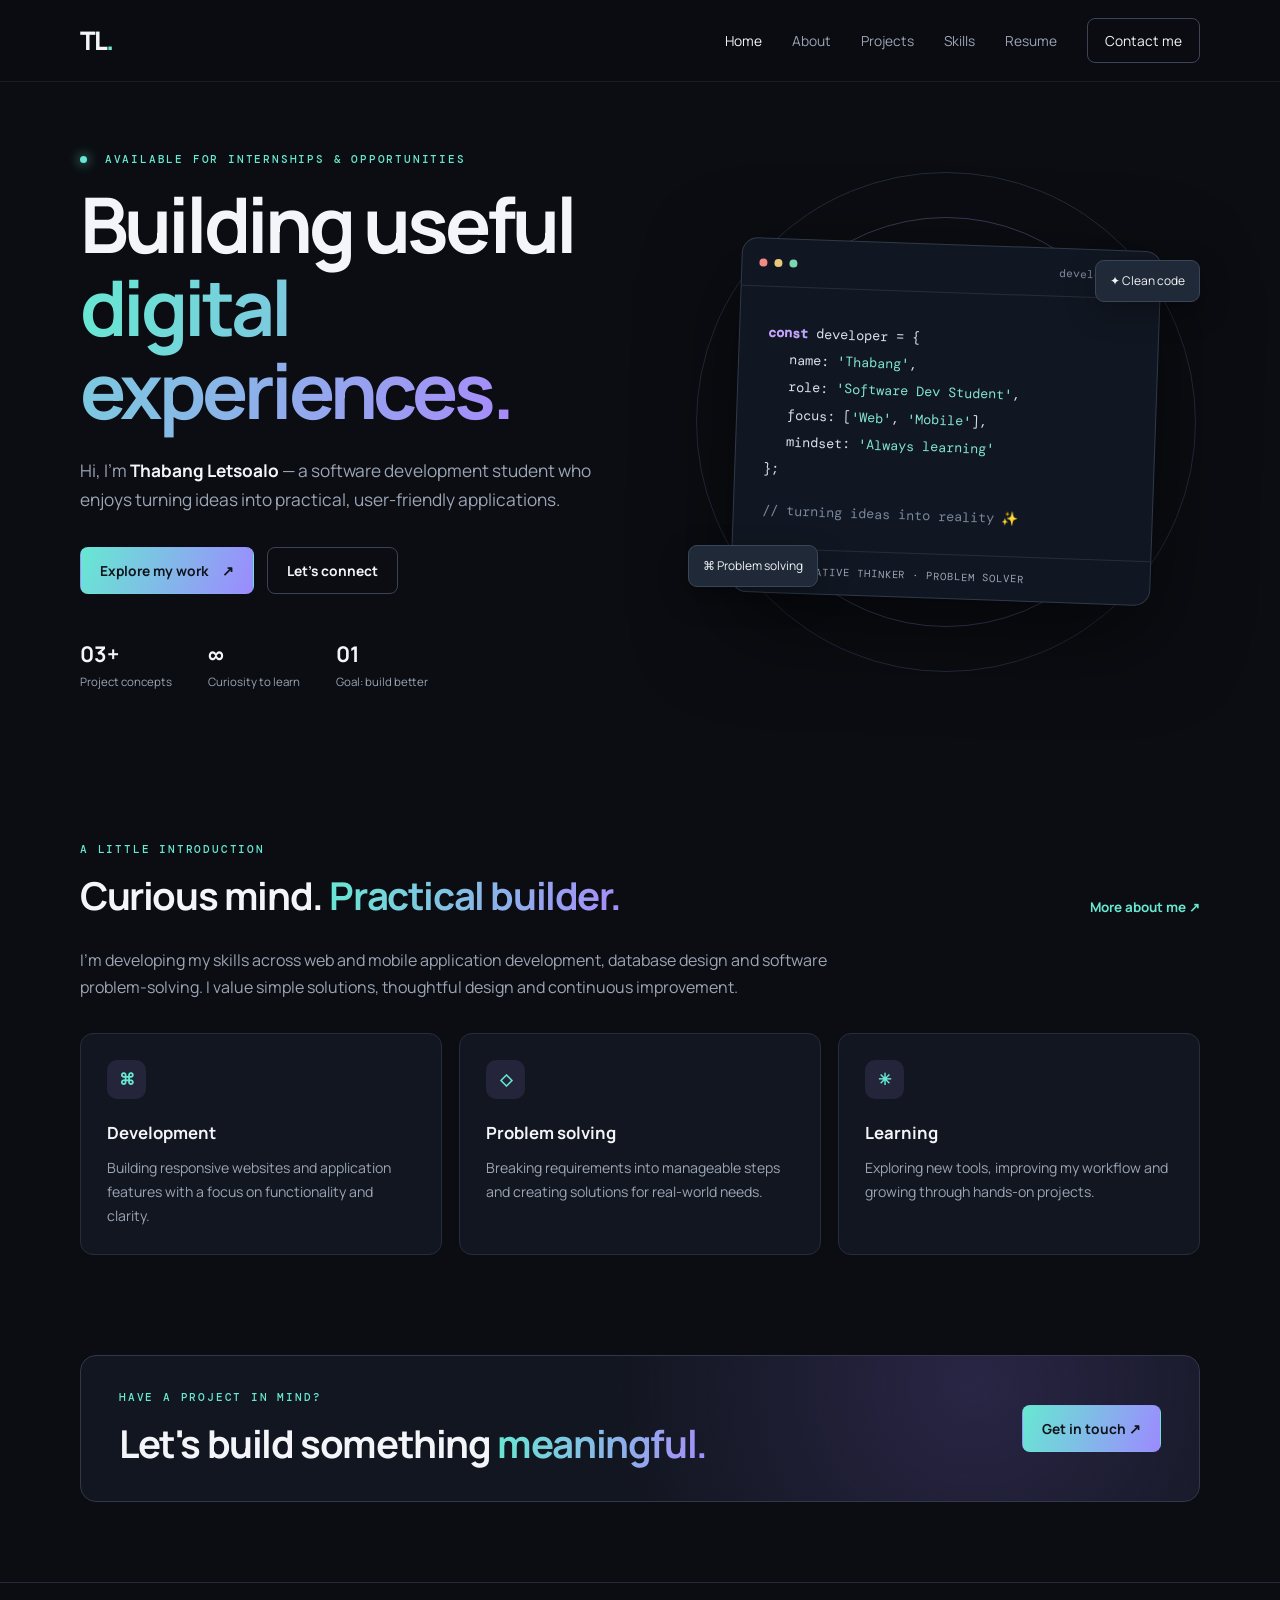
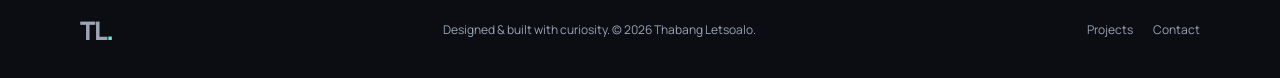
<file: thabang_portfolio/index.html>
<!DOCTYPE html>
<html lang="en">
  <head>
    <meta charset="UTF-8">
    <meta name="viewport" content="width=device-width, initial-scale=1.0">
    <meta name="description" content="Portfolio of Thabang Letsoalo, software development student and aspiring developer.">
    <title>
      Thabang Letsoalo | Software Developer
    </title>
    <link rel="stylesheet" href="assets/style.css">
    <script src="assets/script.js" defer></script>
  </head>
  <body>
    <header class="site-header">
      <a class="brand" href="index.html">TL<span>.</span></a>
      <button class="menu-toggle" aria-label="Toggle navigation" aria-expanded="false">
        ☰
      </button>
      <nav class="nav">
        <a class="active" href="index.html">Home</a><a href="about.html">About</a><a href="projects.html">Projects</a><a href="skills.html">Skills</a><a href="resume.html">Resume</a><a class="nav-cta" href="contact.html">Contact me</a>
      </nav>
    </header>
    <main>
      <section class="hero container">
        <div class="hero-copy">
          <p class="eyebrow">
            <span class="status-dot"></span> AVAILABLE FOR INTERNSHIPS & OPPORTUNITIES
          </p>
          <h1>
            Building useful
            <br>
            <span class="gradient-text">digital experiences.</span>
          </h1>
          <p class="lead">
            Hi, I'm <strong>Thabang Letsoalo</strong> — a software development student who enjoys turning ideas into practical, user-friendly applications.
          </p>
          <div class="hero-actions">
            <a class="button primary" href="projects.html">Explore my work <span>↗</span></a><a class="button secondary" href="contact.html">Let's connect</a>
          </div>
          <div class="quick-stats">
            <div>
              <strong>03+</strong><span>Project concepts</span>
            </div>
            <div>
              <strong>∞</strong><span>Curiosity to learn</span>
            </div>
            <div>
              <strong>01</strong><span>Goal: build better</span>
            </div>
          </div>
        </div>
        <div class="hero-art">
          <div class="orbit orbit-one">
          </div>
          <div class="orbit orbit-two">
          </div>
          <div class="profile-card">
            <div class="window-dots">
              <i></i><i></i><i></i><span>developer.js</span>
            </div>
            <div class="code-lines">
              <p>
                <b>const</b> developer = {
              </p>
              <p class="indent">
                name: <em>'Thabang'</em>,
              </p>
              <p class="indent">
                role: <em>'Software Dev Student'</em>,
              </p>
              <p class="indent">
                focus: [<em>'Web'</em>, <em>'Mobile'</em>],
              </p>
              <p class="indent">
                mindset: <em>'Always learning'</em>
              </p>
              <p>
                };
              </p>
              <p class="code-comment">
                // turning ideas into reality ✨
              </p>
            </div>
            <div class="code-badge">
              &lt;/&gt; <span>CREATIVE THINKER · PROBLEM SOLVER</span>
            </div>
          </div>
          <div class="floating-chip chip-top">
            ✦ Clean code
          </div>
          <div class="floating-chip chip-bottom">
            ⌘ Problem solving
          </div>
        </div>
      </section>
      <section class="section container">
        <div class="section-heading">
          <div>
            <p class="eyebrow">
              A LITTLE INTRODUCTION
            </p>
            <h2>
              Curious mind. <span class="gradient-text">Practical builder.</span>
            </h2>
          </div>
          <a class="text-link" href="about.html">More about me ↗</a>
        </div>
        <p class="section-intro">
          I’m developing my skills across web and mobile application development, database design and software problem-solving. I value simple solutions, thoughtful design and continuous improvement.
        </p>
        <div class="feature-grid">
          <article class="feature-card">
            <span class="feature-icon">⌘</span>
            <h3>
              Development
            </h3>
            <p>
              Building responsive websites and application features with a focus on functionality and clarity.
            </p>
          </article>
          <article class="feature-card">
            <span class="feature-icon">◇</span>
            <h3>
              Problem solving
            </h3>
            <p>
              Breaking requirements into manageable steps and creating solutions for real-world needs.
            </p>
          </article>
          <article class="feature-card">
            <span class="feature-icon">✳</span>
            <h3>
              Learning
            </h3>
            <p>
              Exploring new tools, improving my workflow and growing through hands-on projects.
            </p>
          </article>
        </div>
      </section>
      <section class="cta-band container">
        <div>
          <p class="eyebrow">
            HAVE A PROJECT IN MIND?
          </p>
          <h2>
            Let's build something <span class="gradient-text">meaningful.</span>
          </h2>
        </div>
        <a class="button primary" href="contact.html">Get in touch ↗</a>
      </section>
    </main>
    <footer class="footer">
      <div class="container footer-inner">
        <a class="brand" href="index.html">TL<span>.</span></a>
        <p>
          Designed & built with curiosity. © <span class="year"></span> Thabang Letsoalo.
        </p>
        <div>
          <a href="projects.html">Projects</a><a href="contact.html">Contact</a>
        </div>
      </div>
    </footer>
  </body>
</html>
</file>
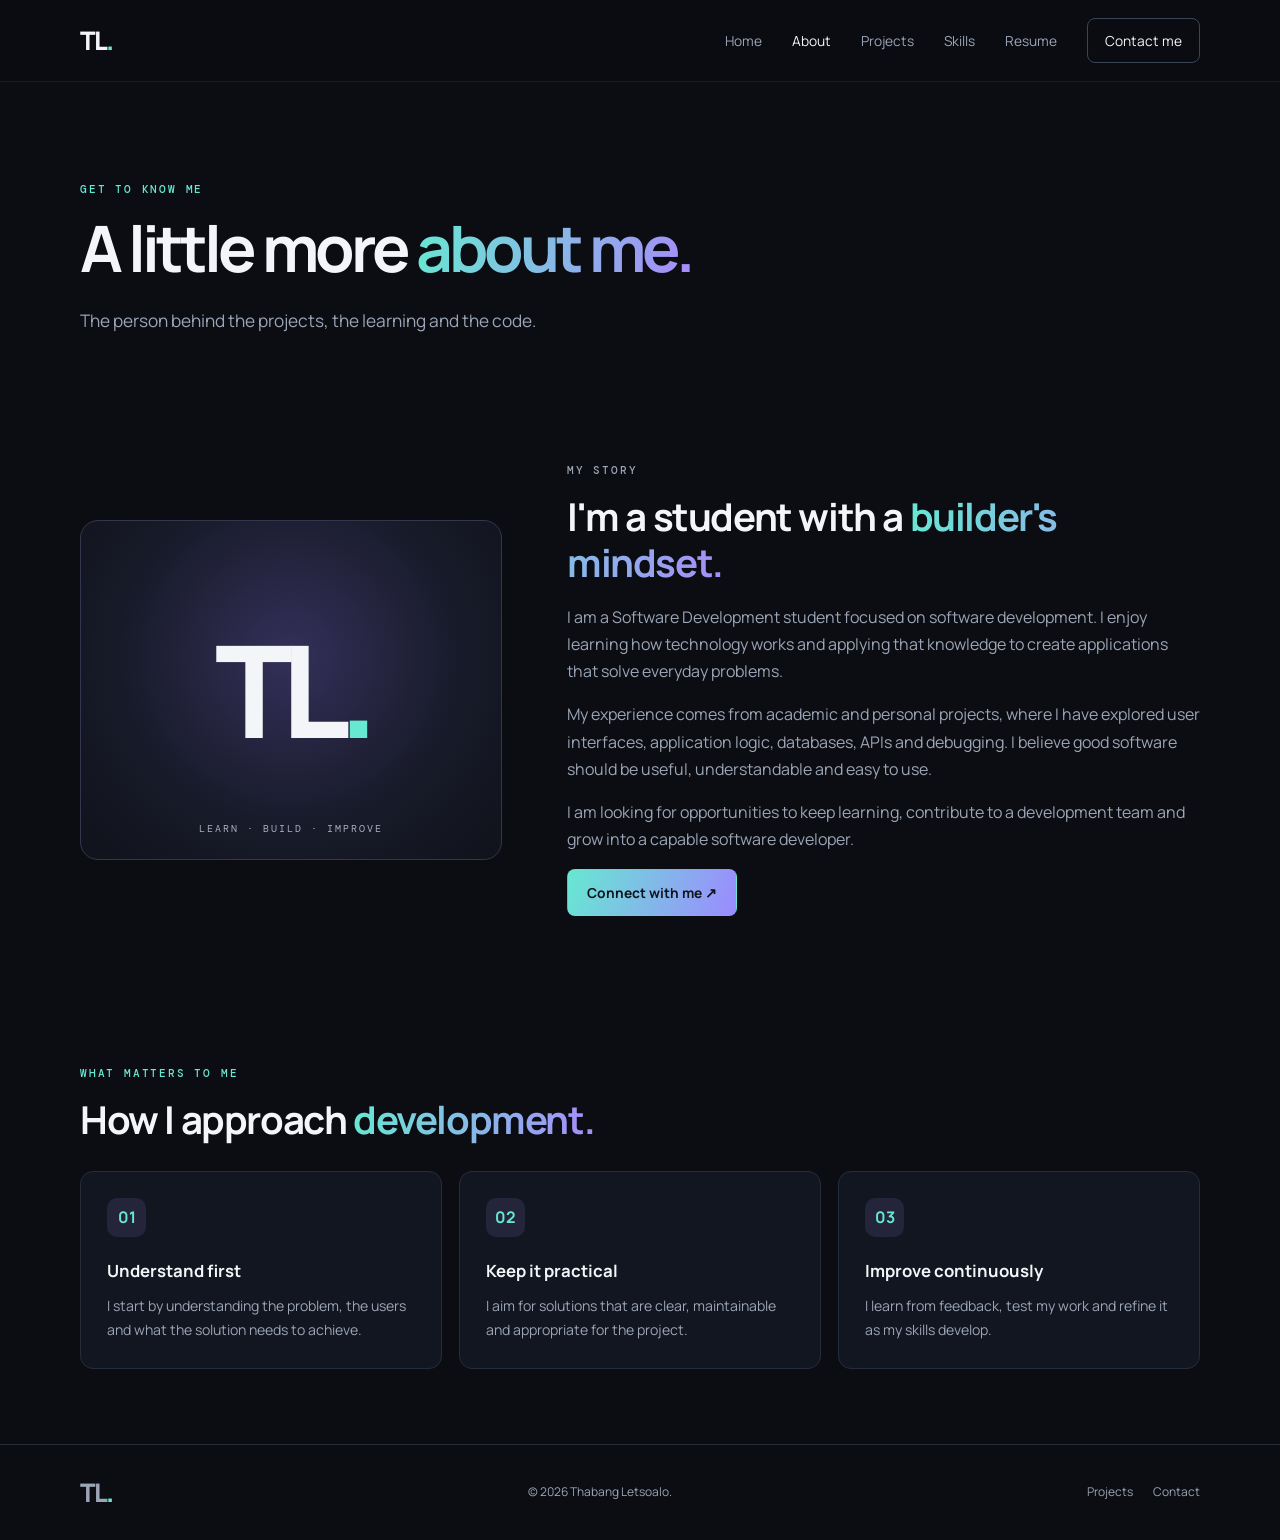
<file: thabang_portfolio/about.html>
<!DOCTYPE html>
<html lang="en">
  <head>
    <meta charset="UTF-8">
    <meta name="viewport" content="width=device-width, initial-scale=1.0">
    <title>
      About | Thabang Letsoalo
    </title>
    <link rel="stylesheet" href="assets/style.css">
    <script src="assets/script.js" defer></script>
  </head>
  <body>
    <header class="site-header">
      <a class="brand" href="index.html">TL<span>.</span></a>
      <button class="menu-toggle" aria-label="Toggle navigation" aria-expanded="false">
        ☰
      </button>
      <nav class="nav">
        <a href="index.html">Home</a><a class="active" href="about.html">About</a><a href="projects.html">Projects</a><a href="skills.html">Skills</a><a href="resume.html">Resume</a><a class="nav-cta" href="contact.html">Contact me</a>
      </nav>
    </header>
    <main>
      <section class="page-hero container">
        <p class="eyebrow">
          GET TO KNOW ME
        </p>
        <h1>
          A little more <span class="gradient-text">about me.</span>
        </h1>
        <p class="lead">
          The person behind the projects, the learning and the code.
        </p>
      </section>
      <section class="container two-column section">
        <div class="about-visual">
          <div class="initials">
            TL<span>.</span>
          </div>
          <div class="visual-caption">
            LEARN · BUILD · IMPROVE
          </div>
        </div>
        <div>
          <p class="eyebrow">
            MY STORY
          </p>
          <h2>
            I'm a student with a <span class="gradient-text">builder's mindset.</span>
          </h2>
          <p>
            I am a Software Development student focused on software development. I enjoy learning how technology works and applying that knowledge to create applications that solve everyday problems.
          </p>
          <p>
            My experience comes from academic and personal projects, where I have explored user interfaces, application logic, databases, APIs and debugging. I believe good software should be useful, understandable and easy to use.
          </p>
          <p>
            I am looking for opportunities to keep learning, contribute to a development team and grow into a capable software developer.
          </p>
          <a class="button primary" href="contact.html">Connect with me ↗</a>
        </div>
      </section>
      <section class="section container">
        <div class="section-heading">
          <div>
            <p class="eyebrow">
              WHAT MATTERS TO ME
            </p>
            <h2>
              How I approach <span class="gradient-text">development.</span>
            </h2>
          </div>
        </div>
        <div class="feature-grid">
          <article class="feature-card">
            <span class="feature-icon">01</span>
            <h3>
              Understand first
            </h3>
            <p>
              I start by understanding the problem, the users and what the solution needs to achieve.
            </p>
          </article>
          <article class="feature-card">
            <span class="feature-icon">02</span>
            <h3>
              Keep it practical
            </h3>
            <p>
              I aim for solutions that are clear, maintainable and appropriate for the project.
            </p>
          </article>
          <article class="feature-card">
            <span class="feature-icon">03</span>
            <h3>
              Improve continuously
            </h3>
            <p>
              I learn from feedback, test my work and refine it as my skills develop.
            </p>
          </article>
        </div>
      </section>
    </main>
    <footer class="footer">
      <div class="container footer-inner">
        <a class="brand" href="index.html">TL<span>.</span></a>
        <p>
          © <span class="year"></span> Thabang Letsoalo.
        </p>
        <div>
          <a href="projects.html">Projects</a><a href="contact.html">Contact</a>
        </div>
      </div>
    </footer>
  </body>
</html>
</file>
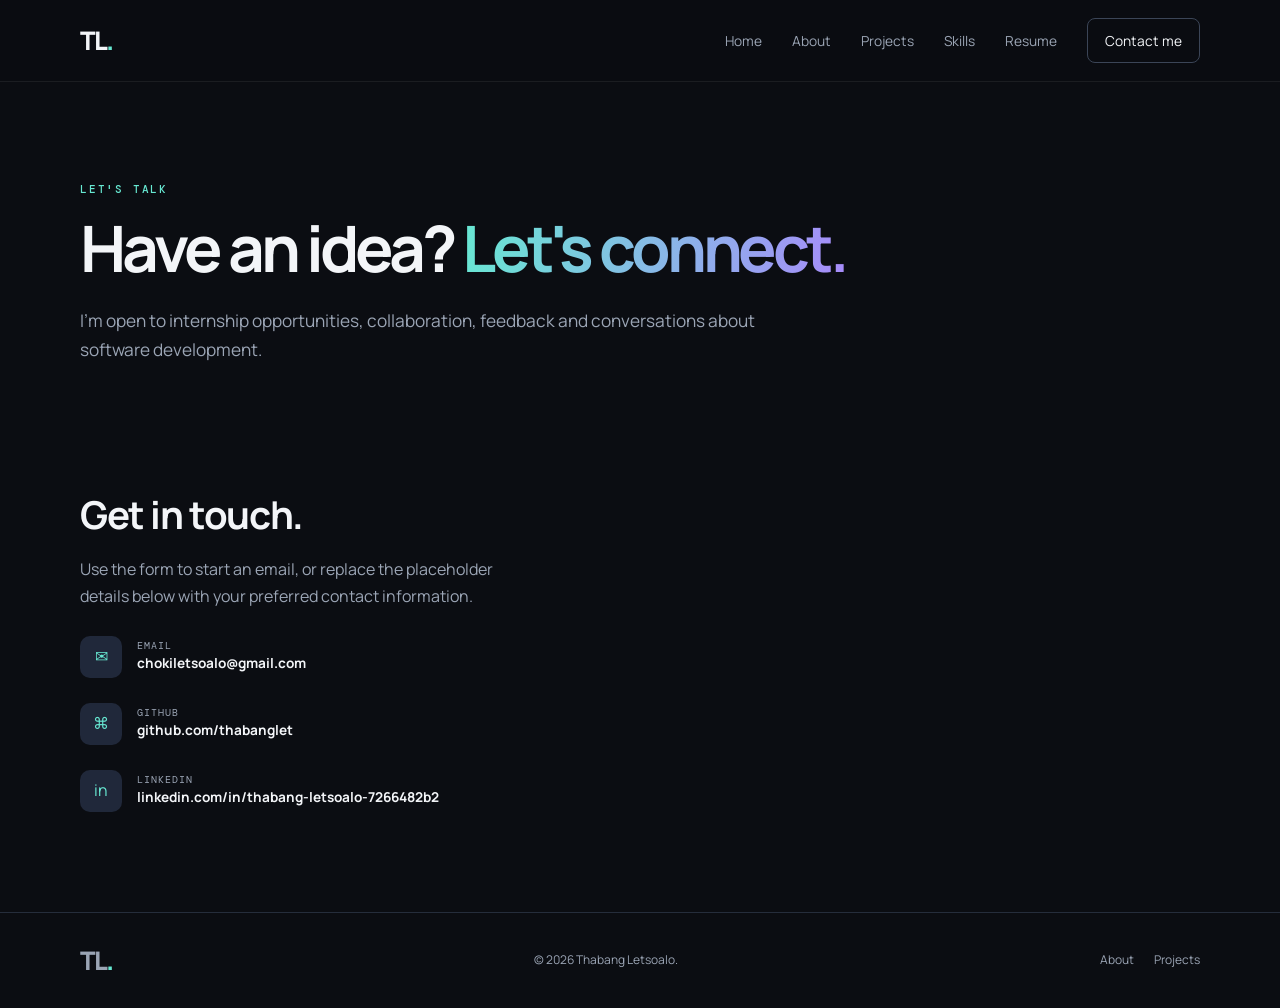
<file: thabang_portfolio/contact.html>
<!DOCTYPE html>
<html lang="en">
  <head>
    <meta charset="UTF-8">
    <meta name="viewport" content="width=device-width, initial-scale=1.0">
    <title>
      Contact | Thabang Letsoalo
    </title>
    <link rel="stylesheet" href="assets/style.css">
    <script src="assets/script.js" defer></script>
  </head>
  <body>
    <header class="site-header">
      <a class="brand" href="index.html">TL<span>.</span></a>
      <button class="menu-toggle" aria-label="Toggle navigation" aria-expanded="false">
        ☰
      </button>
      <nav class="nav">
        <a href="index.html">Home</a><a href="about.html">About</a><a href="projects.html">Projects</a><a href="skills.html">Skills</a><a href="resume.html">Resume</a><a class="nav-cta active" href="contact.html">Contact me</a>
      </nav>
    </header>
    <main>
      <section class="page-hero container">
        <p class="eyebrow">
          LET'S TALK
        </p>
        <h1>
          Have an idea? <span class="gradient-text">Let's connect.</span>
        </h1>
        <p class="lead">
          I’m open to internship opportunities, collaboration, feedback and conversations about software development.
        </p>
      </section>
      <section class="container section contact-layout">
        <div class="contact-info">
          <h2>
            Get in touch.
          </h2>
          <p>
            Use the form to start an email, or replace the placeholder details below with your preferred contact information.
          </p>
          <div class="contact-detail">
            <span>✉</span>
            <div>
              <small>EMAIL</small><strong>chokiletsoalo@gmail.com</strong>
            </div>
          </div>
          <div class="contact-detail">
            <span>⌘</span>
            <div>
              <small>GITHUB</small><strong>github.com/thabanglet</strong>
            </div>
          </div>
          <div class="contact-detail">
            <span>in</span>
            <div>
              <small>LINKEDIN</small><strong>linkedin.com/in/thabang-letsoalo-7266482b2</strong>
            </div>
          </div>
        </div>
        <!-- <form class="contact-form" id="contactForm">
          <label for="name">
            Your name
          </label>
          <input id="name" name="name" placeholder="e.g. Alex Smith" required>
          <label for="email">
            Email address
          </label>
          <input id="email" name="email" type="email" placeholder="alex@example.com" required>
          <label for="subject">
            Subject
          </label>
          <input id="subject" name="subject" placeholder="Internship opportunity" required>
          <label for="message">
            Message
          </label>
          <textarea id="message" name="message" rows="5" placeholder="Write your message..." required>
          </textarea>
          <button class="button primary" type="submit">
            Prepare email ↗
          </button>
          <p class="form-note" id="formNote">
            This form opens your email application; it does not send messages directly.
          </p>
        </form> -->
      </section>
    </main>
    <footer class="footer">
      <div class="container footer-inner">
        <a class="brand" href="index.html">TL<span>.</span></a>
        <p>
          © <span class="year"></span> Thabang Letsoalo.
        </p>
        <div>
          <a href="about.html">About</a><a href="projects.html">Projects</a>
        </div>
      </div>
    </footer>
  </body>
</html>
</file>
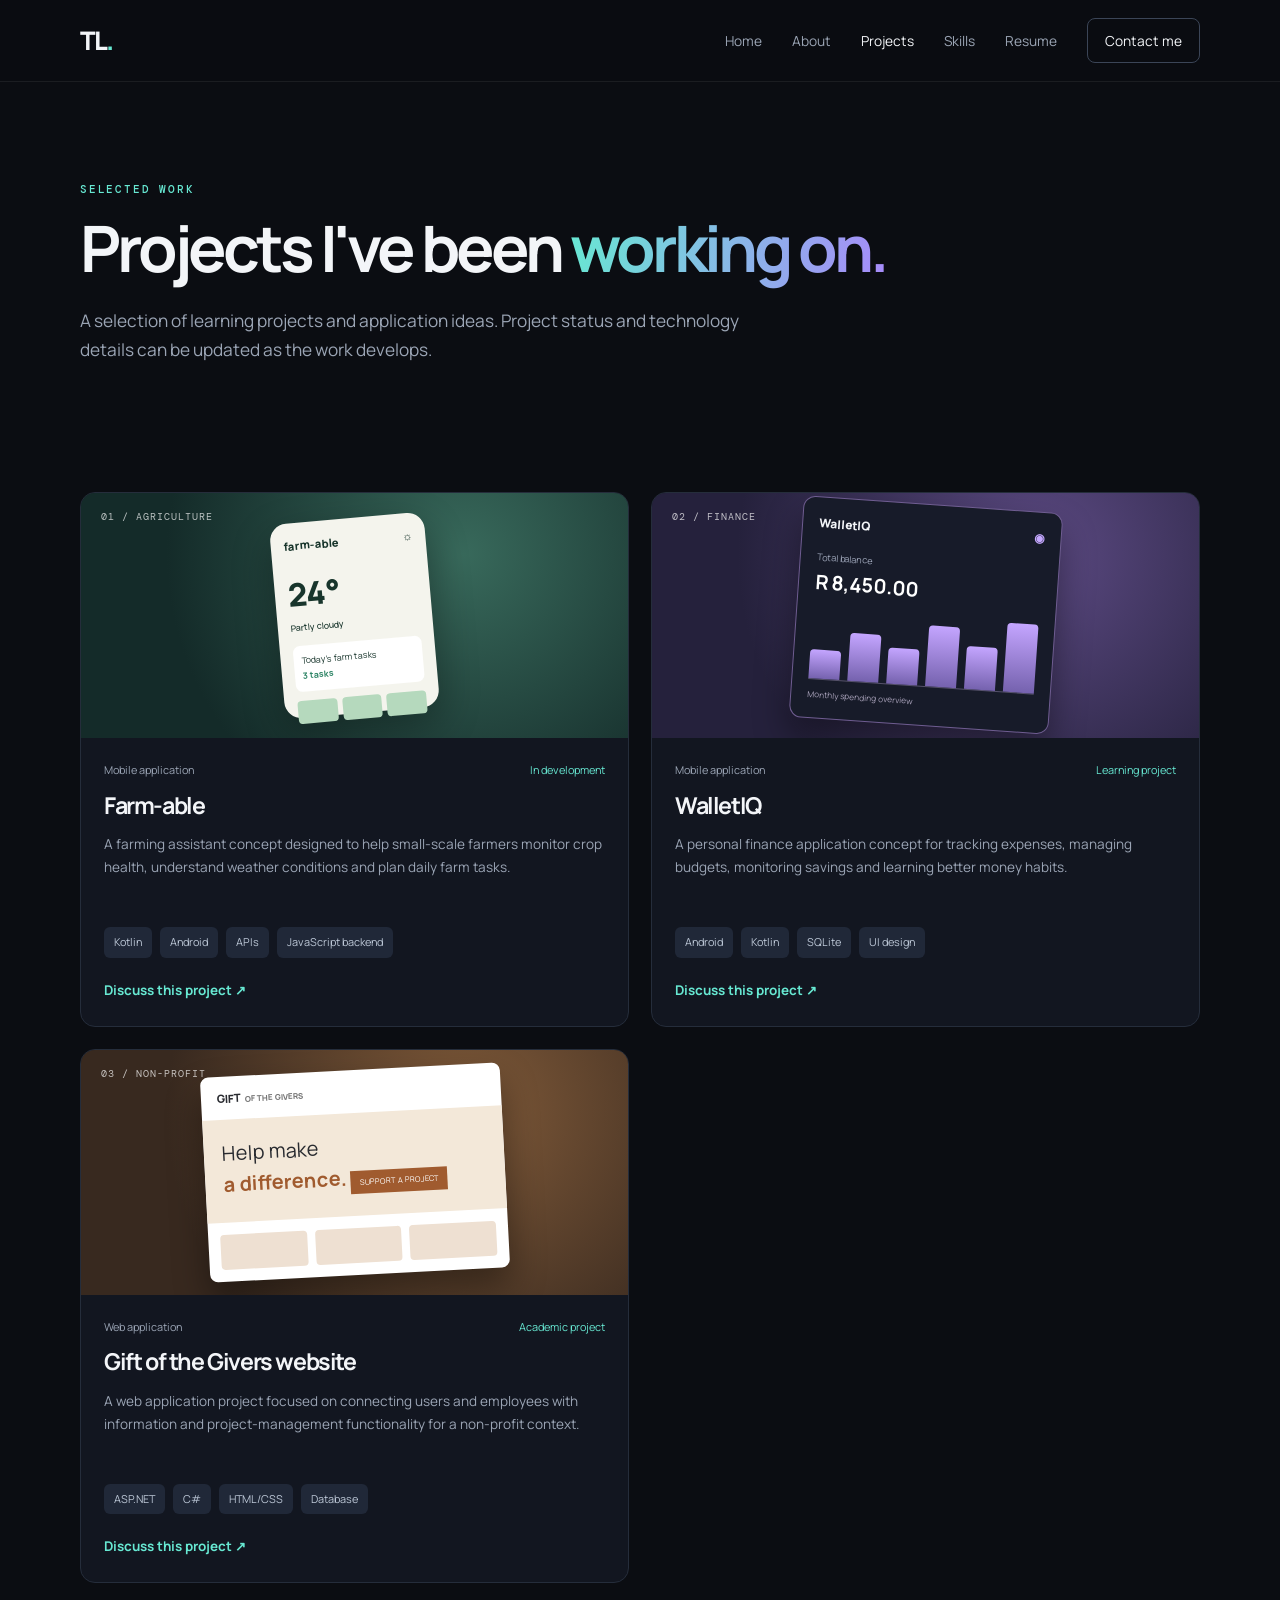
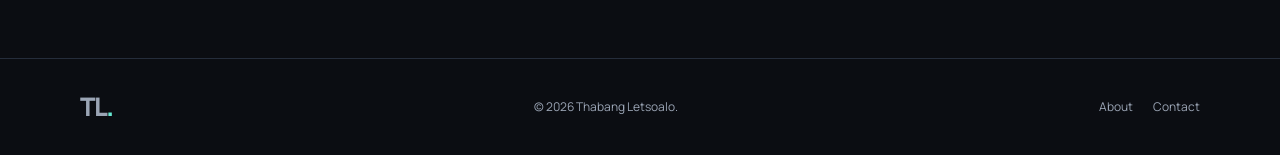
<file: thabang_portfolio/projects.html>
<!DOCTYPE html>
<html lang="en">
  <head>
    <meta charset="UTF-8">
    <meta name="viewport" content="width=device-width, initial-scale=1.0">
    <title>
      Projects | Thabang Letsoalo
    </title>
    <link rel="stylesheet" href="assets/style.css">
    <script src="assets/script.js" defer></script>
  </head>
  <body>
    <header class="site-header">
      <a class="brand" href="index.html">TL<span>.</span></a>
      <button class="menu-toggle" aria-label="Toggle navigation" aria-expanded="false">
        ☰
      </button>
      <nav class="nav">
        <a href="index.html">Home</a><a href="about.html">About</a><a class="active" href="projects.html">Projects</a><a href="skills.html">Skills</a><a href="resume.html">Resume</a><a class="nav-cta" href="contact.html">Contact me</a>
      </nav>
    </header>
    <main>
      <section class="page-hero container">
        <p class="eyebrow">
          SELECTED WORK
        </p>
        <h1>
          Projects I've been <span class="gradient-text">working on.</span>
        </h1>
        <p class="lead">
          A selection of learning projects and application ideas. Project status and technology details can be updated as the work develops.
        </p>
      </section>
      <section class="container section project-grid">
        <!-- project card -->
        <article class="project-card">
          <div class="project-preview preview-green">
            <span class="preview-label">01 / AGRICULTURE</span>
            <div class="mock-phone">
              <div class="mock-top">
                farm-able <span>☼</span>
              </div>
              <div class="mock-weather">
                24° <small>Partly cloudy</small>
              </div>
              <div class="mock-task">
                Today's farm tasks <b>3 tasks</b>
              </div>
              <div class="mock-bars">
                <i></i><i></i><i></i>
              </div>
            </div>
          </div>
          <div class="project-content">
            <div class="project-meta">
              <span>Mobile application</span><span class="tag">In development</span>
            </div>
            <h2>
              Farm-able
            </h2>
            <p>
              A farming assistant concept designed to help small-scale farmers monitor crop health, understand weather conditions and plan daily farm tasks.
            </p>
            <div class="tags">
              <span>Kotlin</span><span>Android</span><span>APIs</span><span>JavaScript backend</span>
            </div>
            <a class="text-link" href="contact.html">Discuss this project ↗</a>
          </div>
        </article>
        <!-- project card -->
        <article class="project-card">
          <div class="project-preview preview-purple">
            <span class="preview-label">02 / FINANCE</span>
            <div class="mock-dashboard">
              <div class="dash-title">
                WalletIQ <span>◉</span>
              </div>
              <div class="dash-balance">
                Total balance <b>R 8,450.00</b>
              </div>
              <div class="dash-chart">
                <i style="height:42%"></i><i style="height:70%"></i><i style="height:52%"></i><i style="height:88%"></i><i style="height:62%"></i><i style="height:100%"></i>
              </div>
              <div class="dash-legend">
                Monthly spending overview
              </div>
            </div>
          </div>
          <div class="project-content">
            <div class="project-meta">
              <span>Mobile application</span><span class="tag">Learning project</span>
            </div>
            <h2>
              WalletIQ
            </h2>
            <p>
              A personal finance application concept for tracking expenses, managing budgets, monitoring savings and learning better money habits.
            </p>
            <div class="tags">
              <span>Android</span><span>Kotlin</span><span>SQLite</span><span>UI design</span>
            </div>
            <a class="text-link" href="contact.html">Discuss this project ↗</a>
          </div>
        </article>
        <!-- project card -->
        <article class="project-card">
          <div class="project-preview preview-orange">
            <span class="preview-label">03 / NON-PROFIT</span>
            <div class="mock-web">
              <div class="mock-web-nav">
                GIFT<span>OF THE GIVERS</span>
              </div>
              <div class="mock-web-hero">
                Help make
                <br>
                <b>a difference.</b>
                <div class="mock-web-button">
                  SUPPORT A PROJECT
                </div>
              </div>
              <div class="mock-web-cards">
                <i></i><i></i><i></i>
              </div>
            </div>
          </div>
          <div class="project-content">
            <div class="project-meta">
              <span>Web application</span><span class="tag">Academic project</span>
            </div>
            <h2>
              Gift of the Givers website
            </h2>
            <p>
              A web application project focused on connecting users and employees with information and project-management functionality for a non-profit context.
            </p>
            <div class="tags">
              <span>ASP.NET</span><span>C#</span><span>HTML/CSS</span><span>Database</span>
            </div>
            <a class="text-link" href="contact.html">Discuss this project ↗</a>
          </div>
        </article>

<!-- project card -->
        <!-- <article class="project-card">
          <div class="project-preview preview-gold">
            <span class="preview-label">04 / Monni M Event website</span>
            
            <div style="max-width: 310px; margin: 24px auto 0; padding: 18px; border: 1px solid rgba(255,255,255,.55); border-radius: 20px; background: #fffaf0; color: #24211d; box-shadow: 0 16px 35px rgba(62,35,12,.18); transform: rotate(-2deg);">
              <div style="display: flex; justify-content: space-between; align-items: center; padding-bottom: 12px; border-bottom: 1px solid #e8dfd1; font-size: 11px; font-weight: 800; letter-spacing: .12em;">
                <span>MONNI M</span><span style="color: #c76b32;">EVENTS ↗</span>
              </div>
              <div style="margin-top: 14px; padding: 24px 18px; border-radius: 14px; background: linear-gradient(145deg, #432f58, #a14c45 65%, #e19b52); color: white;">
                <div style="font-size: 10px; font-weight: 700; letter-spacing: .16em; opacity: .8;">GOOD TIMES START HERE</div>
                <div style="margin: 18px 0 8px; font-size: 26px; font-weight: 800; line-height: 1.05;">Make a night<br>of it.</div>
                <div style="font-size: 11px; opacity: .85;">Music · People · Memories</div>
              </div>
              <div style="display: flex; justify-content: space-between; align-items: center; gap: 10px; padding-top: 14px;">
                <div><div style="font-size: 9px; color: #837b70; letter-spacing: .1em;">UP NEXT</div><strong style="font-size: 12px;">Live &amp; Unplugged</strong></div>
                <span style="padding: 9px 12px; border-radius: 999px; background: #d47743; color: white; font-size: 9px; font-weight: 800; letter-spacing: .06em;">GET TICKETS</span>
              </div>
            </div>

          </div>
          <div class="project-content">
            <div class="project-meta">
              <span>Website</span><span class="tag">Personal project</span>
            </div>
            <h2>
              Monni M Event website
            </h2>
            <p>
              A website project for promoting and managing events for Monni M.
            </p>
            <div class="tags">
              <span>HTML/CSS</span><span>JavaScript</span>
            </div>
            <a class="text-link" href="contact.html">Discuss this project ↗</a>
          </div>
        </article> -->

      </section>

    </main>
    <footer class="footer">
      <div class="container footer-inner">
        <a class="brand" href="index.html">TL<span>.</span></a>
        <p>
          © <span class="year"></span> Thabang Letsoalo.
        </p>
        <div>
          <a href="about.html">About</a><a href="contact.html">Contact</a>
        </div>
      </div>
    </footer>
  </body>
</html>
</file>
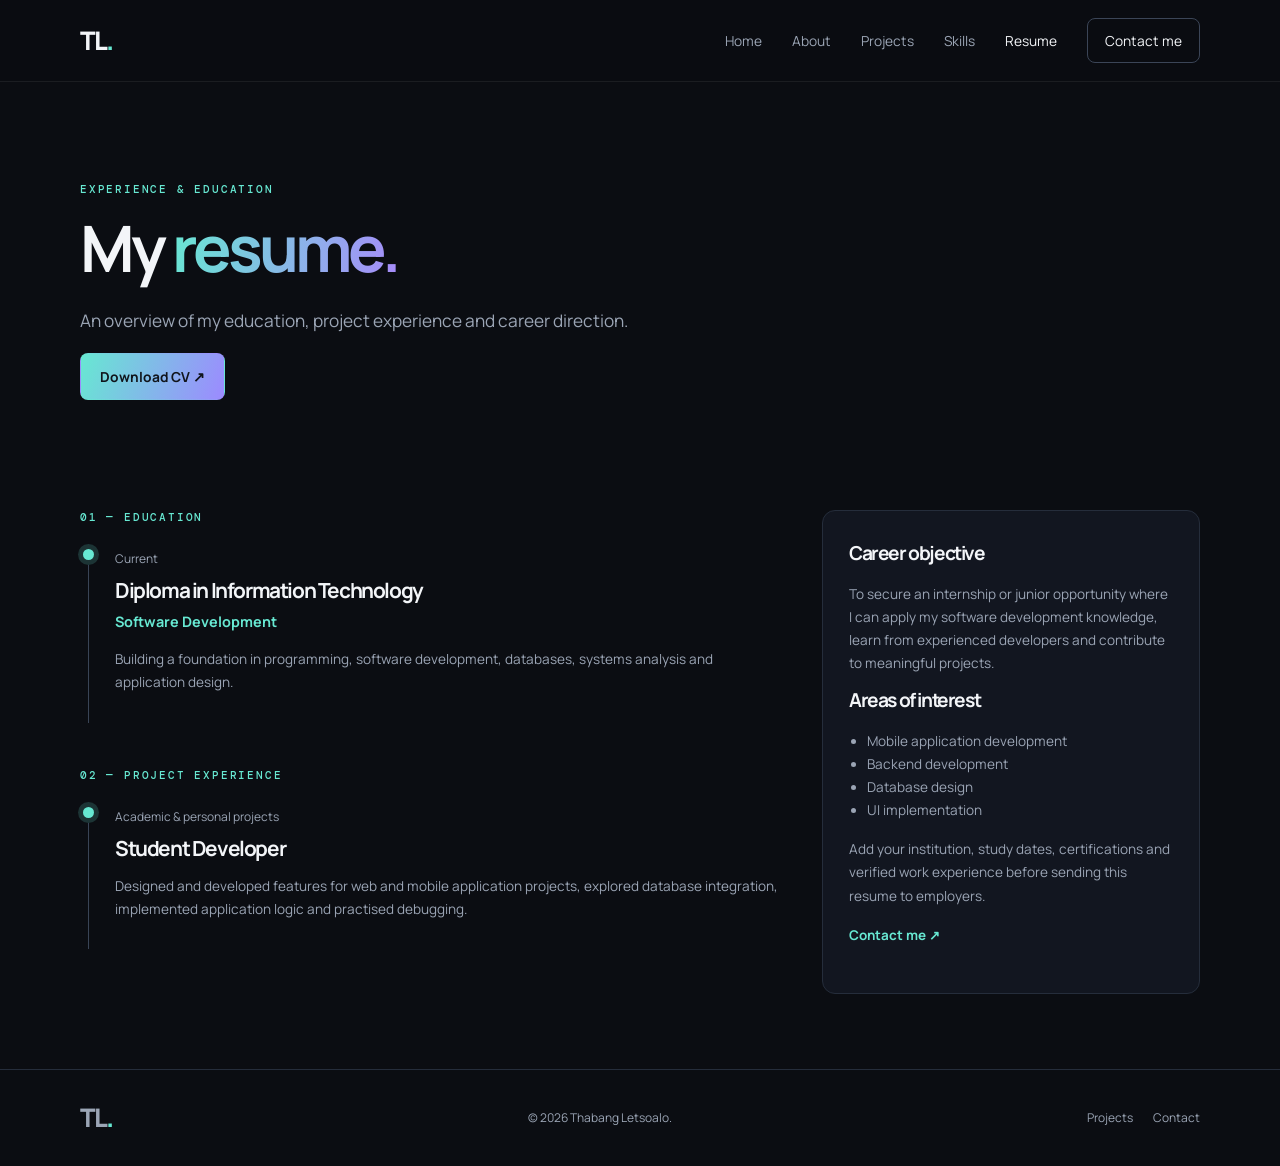
<file: thabang_portfolio/resume.html>
<!DOCTYPE html>
<html lang="en">
  <head>
    <meta charset="UTF-8">
    <meta name="viewport" content="width=device-width, initial-scale=1.0">
    <title>
      Resume | Thabang Letsoalo
    </title>
    <link rel="stylesheet" href="assets/style.css">
    <script src="assets/script.js" defer></script>
  </head>
  <body>
    <header class="site-header">
      <a class="brand" href="index.html">TL<span>.</span></a>
      <button class="menu-toggle" aria-label="Toggle navigation" aria-expanded="false">
        ☰
      </button>
      <nav class="nav">
        <a href="index.html">Home</a><a href="about.html">About</a><a href="projects.html">Projects</a><a href="skills.html">Skills</a><a class="active" href="resume.html">Resume</a><a class="nav-cta" href="contact.html">Contact me</a>
      </nav>
    </header>
    <main>
      <section class="page-hero container">
        <p class="eyebrow">
          EXPERIENCE & EDUCATION
        </p>
        <h1>
          My <span class="gradient-text">resume.</span>
        </h1>
        <p class="lead">
          An overview of my education, project experience and career direction.
        </p>
        <a class="button primary" href="assets/Thabang_Letsoalo_CV.pdf" download="Thabang-Letsoalo-CV.pdf" type="application/pdf" title="Download CV">
          Download CV ↗
        </a>
      </section>
      <section class="container section resume-layout">
        <div>
          <p class="eyebrow">
            01 — EDUCATION
          </p>
          <div class="timeline">
            <article>
              <span class="timeline-dot"></span><small>Current</small>
              <h2>
                Diploma in Information Technology
              </h2>
              <h3>
                Software Development
              </h3>
              <p>
                Building a foundation in programming, software development, databases, systems analysis and application design.
              </p>
            </article>
          </div>
          <p class="eyebrow">
            02 — PROJECT EXPERIENCE
          </p>
          <div class="timeline">
            <article>
              <span class="timeline-dot"></span><small>Academic & personal projects</small>
              <h2>
                Student Developer
              </h2>
              <p>
                Designed and developed features for web and mobile application projects, explored database integration, implemented application logic and practised debugging.
              </p>
            </article>
          </div>
        </div>
        <aside class="resume-side">
          <h2>
            Career objective
          </h2>
          <p>
            To secure an internship or junior opportunity where I can apply my software development knowledge, learn from experienced developers and contribute to meaningful projects.
          </p>
          <h2>
            Areas of interest
          </h2>
          <ul>
            <!-- <li>
              Web development
            </li> -->
            <li>
              Mobile application development
            </li>
            <li>
              Backend development
            </li>
            <li>
              Database design
            </li>
            <li>
              UI implementation
            </li>
          </ul>
          <p class="small-muted">
            Add your institution, study dates, certifications and verified work experience before sending this resume to employers.
          </p>
          <a class="text-link" href="contact.html">Contact me ↗</a>
        </aside>
      </section>
    </main>
    <footer class="footer">
      <div class="container footer-inner">
        <a class="brand" href="index.html">TL<span>.</span></a>
        <p>
          © <span class="year"></span> Thabang Letsoalo.
        </p>
        <div>
          <a href="projects.html">Projects</a><a href="contact.html">Contact</a>
        </div>
      </div>
    </footer>
  </body>
</html>
</file>
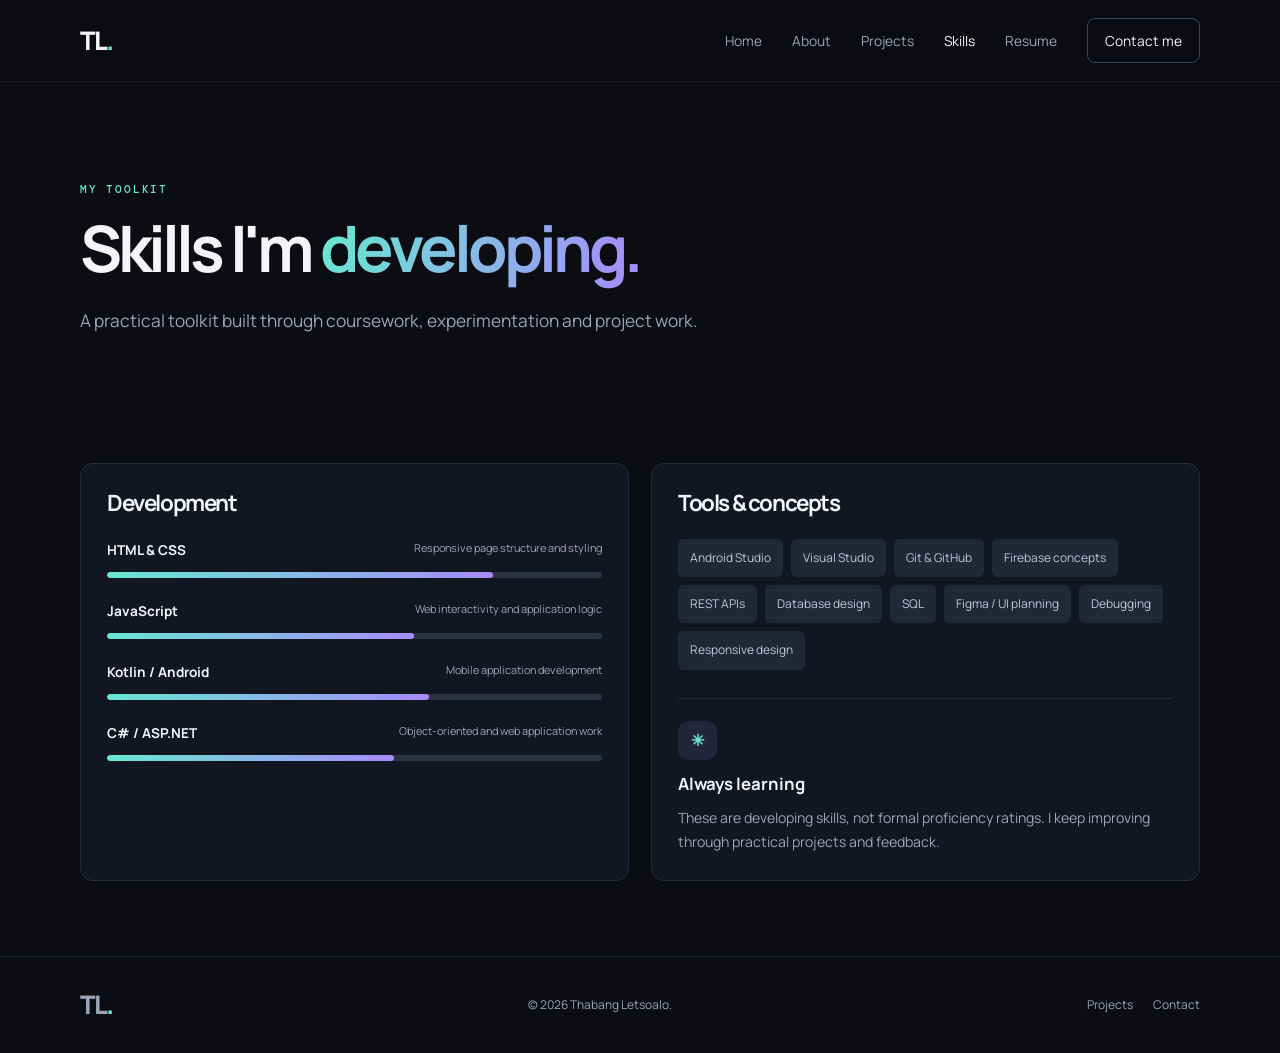
<file: thabang_portfolio/skills.html>
<!DOCTYPE html>
<html lang="en">
  <head>
    <meta charset="UTF-8">
    <meta name="viewport" content="width=device-width, initial-scale=1.0">
    <title>
      Skills | Thabang Letsoalo
    </title>
    <link rel="stylesheet" href="assets/style.css">
    <script src="assets/script.js" defer></script>
  </head>
  <body>
    <header class="site-header">
      <a class="brand" href="index.html">TL<span>.</span></a>
      <button class="menu-toggle" aria-label="Toggle navigation" aria-expanded="false">
        ☰
      </button>
      <nav class="nav">
        <a href="index.html">Home</a><a href="about.html">About</a><a href="projects.html">Projects</a><a class="active" href="skills.html">Skills</a><a href="resume.html">Resume</a><a class="nav-cta" href="contact.html">Contact me</a>
      </nav>
    </header>
    <main>
      <section class="page-hero container">
        <p class="eyebrow">
          MY TOOLKIT
        </p>
        <h1>
          Skills I'm <span class="gradient-text">developing.</span>
        </h1>
        <p class="lead">
          A practical toolkit built through coursework, experimentation and project work.
        </p>
      </section>
      <section class="container section skills-layout">
        <div class="skill-panel">
          <h2>
            Development
          </h2>
          <div class="skill-item">
            <div>
              <span>HTML & CSS</span><small>Responsive page structure and styling</small>
            </div>
            <div class="skill-track">
              <i style="width:78%"></i>
            </div>
          </div>
          <div class="skill-item">
            <div>
              <span>JavaScript</span><small>Web interactivity and application logic</small>
            </div>
            <div class="skill-track">
              <i style="width:62%"></i>
            </div>
          </div>
          <div class="skill-item">
            <div>
              <span>Kotlin / Android</span><small>Mobile application development</small>
            </div>
            <div class="skill-track">
              <i style="width:65%"></i>
            </div>
          </div>
          <div class="skill-item">
            <div>
              <span>C# / ASP.NET</span><small>Object-oriented and web application work</small>
            </div>
            <div class="skill-track">
              <i style="width:58%"></i>
            </div>
          </div>
        </div>
        <div class="skill-panel">
          <h2>
            Tools & concepts
          </h2>
          <div class="tool-cloud">
            <span>Android Studio</span><span>Visual Studio</span><span>Git & GitHub</span><span>Firebase concepts</span><span>REST APIs</span><span>Database design</span><span>SQL</span><span>Figma / UI planning</span><span>Debugging</span><span>Responsive design</span>
          </div>
          <div class="note-card">
            <span class="feature-icon">✳</span>
            <h3>
              Always learning
            </h3>
            <p>
              These are developing skills, not formal proficiency ratings. I keep improving through practical projects and feedback.
            </p>
          </div>
        </div>
      </section>
    </main>
    <footer class="footer">
      <div class="container footer-inner">
        <a class="brand" href="index.html">TL<span>.</span></a>
        <p>
          © <span class="year"></span> Thabang Letsoalo.
        </p>
        <div>
          <a href="projects.html">Projects</a><a href="contact.html">Contact</a>
        </div>
      </div>
    </footer>
  </body>
</html>
</file>
<file: thabang_portfolio/assets/style.css>
@import url('https://fonts.googleapis.com/css2?family=DM+Mono:wght@400;500&family=Manrope:wght@400;500;600;700;800&display=swap');
:root {
  --bg:#0b0d12;
  --panel:#121620;
  --panel2:#171d29;
  --text:#f3f5f8;
  --muted:#9ba5b5;
  --line:#252d3b;
  --accent:#a78bfa;
  --cyan:#67e8d2;
  --max:1120px
}
* {
  box-sizing:border-box
}
html {
  scroll-behavior:smooth
}
body {
  margin:0;
  background:var(--bg);
  color:var(--text);
  font-family:Manrope,Arial,sans-serif;
  line-height:1.7
}
a {
  color:inherit;
  text-decoration:none
}
.container {
  width:min(var(--max),calc(100% - 48px));
  margin:auto
}
.site-header {
  height:82px;
  border-bottom:1px solid rgba(255,255,255,.07);
  display:flex;
  align-items:center;
  justify-content:space-between;
  padding:0 max(24px,calc((100% - var(--max))/2));
  position:sticky;
  top:0;
  background:rgba(11,13,18,.88);
  backdrop-filter:blur(16px);
  z-index:10
}
.brand {
  font-size:1.6rem;
  font-weight:800;
  letter-spacing:-2px
}
.brand span,.initials span {
  color:var(--cyan)
}
.nav {
  display:flex;
  align-items:center;
  gap:30px;
  color:var(--muted);
  font-size:.86rem
}
.nav a {
  transition:.2s
}
.nav a:hover,.nav a.active {
  color:var(--text)
}
.nav-cta {
  border:1px solid #3b4557;
  padding:10px 17px;
  border-radius:8px;
  color:var(--text)!important
}
.menu-toggle {
  display:none;
  background:none;
  border:0;
  color:white;
  font-size:1.5rem
}
.hero {
  min-height:650px;
  display:grid;
  grid-template-columns:1.05fr .95fr;
  align-items:center;
  gap:50px;
  padding-top:70px;
  padding-bottom:75px
}
.eyebrow {
  font:500 .7rem 'DM Mono',monospace;
  letter-spacing:1.8px;
  color:var(--cyan);
  margin:0 0 17px
}
.status-dot {
  display:inline-block;
  width:7px;
  height:7px;
  border-radius:50%;
  background:var(--cyan);
  margin-right:9px;
  box-shadow:0 0 12px var(--cyan)
}
h1 {
  font-size:clamp(2.7rem,6vw,5.1rem);
  line-height:1.08;
  letter-spacing:-4px;
  margin:0 0 24px
}
h2 {
  font-size:clamp(1.7rem,3vw,2.5rem);
  line-height:1.2;
  letter-spacing:-1.4px;
  margin:0 0 18px
}
.gradient-text {
  background:linear-gradient(100deg,var(--cyan),var(--accent));
  -webkit-background-clip:text;
  background-clip:text;
  color:transparent
}
.lead {
  font-size:1.08rem;
  color:var(--muted);
  max-width:590px
}
.lead strong {
  color:var(--text)
}
.hero-actions {
  display:flex;
  gap:13px;
  margin:32px 0 42px
}
.button {
  display:inline-flex;
  align-items:center;
  justify-content:center;
  gap:14px;
  padding:13px 19px;
  border-radius:8px;
  font:700 .86rem Manrope,sans-serif;
  cursor:pointer;
  border:1px solid transparent
}
.primary {
  background:linear-gradient(110deg,var(--cyan),#9c8aff);
  color:#10141b
}
.secondary {
  border-color:#394354;
  color:var(--text)
}
.button:hover {
  transform:translateY(-2px);
  filter:brightness(1.07)
}
.quick-stats {
  display:flex;
  gap:36px
}
.quick-stats div {
  display:flex;
  flex-direction:column
}
.quick-stats strong {
  font-size:1.35rem
}
.quick-stats span {
  font-size:.72rem;
  color:var(--muted)
}
.hero-art {
  position:relative;
  min-height:420px;
  display:grid;
  place-items:center
}
.profile-card {
  width:min(100%,420px);
  background:#111722;
  border:1px solid #30394a;
  border-radius:16px;
  box-shadow:0 30px 90px #0008;
  overflow:hidden;
  position:relative;
  z-index:2;
  transform:rotate(2deg)
}
.window-dots {
  height:48px;
  border-bottom:1px solid var(--line);
  display:flex;
  align-items:center;
  gap:7px;
  padding:0 17px;
  color:#7f8a9c;
  font: .7rem 'DM Mono'
}
.window-dots i {
  width:8px;
  height:8px;
  border-radius:50%;
  background:#5c6677
}
.window-dots i:first-child {
  background:#f18b83
}
.window-dots i:nth-child(2) {
  background:#eac879
}
.window-dots i:nth-child(3) {
  background:#7bd8b3
}
.window-dots span {
  margin-left:auto
}
.code-lines {
  padding:32px 28px 24px;
  font: .85rem/2 'DM Mono',monospace;
  color:#d8e0ed
}
.code-lines p {
  margin:0
}
.code-lines b {
  color:#c3a5ff
}
.code-lines em {
  font-style:normal;
  color:#7fe2ce
}
.indent {
  padding-left:22px
}
.code-comment {
  color:#77869a!important;
  margin-top:15px!important
}
.code-badge {
  border-top:1px solid var(--line);
  padding:15px 24px;
  color:var(--cyan);
  font: .65rem 'DM Mono';
  letter-spacing:1px
}
.code-badge span {
  color:#9ba5b5;
  margin-left:10px
}
.orbit {
  position:absolute;
  border:1px solid #343b55;
  border-radius:50%;
  width:410px;
  height:410px
}
.orbit-two {
  width:500px;
  height:500px;
  border-color:#222b3a
}
.floating-chip {
  position:absolute;
  z-index:3;
  background:#202938;
  border:1px solid #39465a;
  border-radius:9px;
  padding:10px 14px;
  font-size:.75rem;
  box-shadow:0 10px 30px #0005
}
.chip-top {
  top:48px;
  right:0
}
.chip-bottom {
  bottom:45px;
  left:-4px
}
.section {
  padding-top:75px;
  padding-bottom:75px
}
.section-heading {
  display:flex;
  align-items:end;
  justify-content:space-between;
  gap:20px;
  margin-bottom:28px
}
.section-heading h2 {
  margin-bottom:0
}
.text-link {
  color:var(--cyan);
  font-size:.84rem;
  font-weight:700
}
.section-intro {
  color:var(--muted);
  max-width:760px;
  margin-bottom:32px
}
.feature-grid {
  display:grid;
  grid-template-columns:repeat(3,1fr);
  gap:17px
}
.feature-card,.skill-panel,.resume-side {
  background:var(--panel);
  border:1px solid var(--line);
  border-radius:13px;
  padding:26px
}
.feature-icon {
  display:inline-grid;
  place-items:center;
  width:39px;
  height:39px;
  border-radius:10px;
  background:#24243a;
  color:var(--cyan);
  font-weight:700;
  margin-bottom:20px
}
.feature-card h3,.note-card h3 {
  margin:0 0 8px;
  font-size:1.05rem
}
.feature-card p,.note-card p {
  color:var(--muted);
  font-size:.88rem;
  margin:0
}
.cta-band {
  border:1px solid #30394a;
  border-radius:16px;
  padding:34px 38px;
  margin-top:25px;
  margin-bottom:80px;
  display:flex;
  justify-content:space-between;
  align-items:center;
  background:radial-gradient(circle at 80% 20%,#292545 0,transparent 40%),var(--panel)
}
.cta-band h2 {
  margin:0
}
.footer {
  border-top:1px solid var(--line);
  padding:26px 0;
  color:var(--muted);
  font-size:.75rem
}
.footer-inner {
  display:flex;
  align-items:center;
  justify-content:space-between;
  gap:20px
}
.footer-inner p {
  margin:0
}
.footer-inner>div {
  display:flex;
  gap:20px
}
.page-hero {
  padding-top:100px;
  padding-bottom:35px
}
.page-hero h1 {
  font-size:clamp(2.7rem,5vw,4.4rem);
  max-width:850px
}
.page-hero .lead {
  max-width:700px
}
.two-column {
  display:grid;
  grid-template-columns:.8fr 1.2fr;
  gap:65px;
  align-items:center
}
.two-column p {
  color:var(--muted)
}
.about-visual {
  min-height:340px;
  border:1px solid #34364e;
  border-radius:18px;
  background:radial-gradient(circle at 50% 40%,#34305a,#171a28 60%,#10131b);
  display:grid;
  place-items:center;
  position:relative;
  overflow:hidden
}
.initials {
  font-size:8rem;
  font-weight:800;
  letter-spacing:-12px
}
.visual-caption {
  position:absolute;
  bottom:24px;
  font: .65rem 'DM Mono';
  letter-spacing:2px;
  color:#a6b0c1
}
.project-grid {
  display:grid;
  grid-template-columns:repeat(2,1fr);
  gap:22px
}
.project-card {
  background:var(--panel);
  border:1px solid var(--line);
  border-radius:15px;
  overflow:hidden
}
.project-preview {
  height:245px;
  position:relative;
  display:grid;
  place-items:center;
  overflow:hidden
}
.preview-green {
  background:radial-gradient(circle at 70% 25%,#38695b,#142b29 70%)
}
.preview-purple {
  background:radial-gradient(circle at 70% 25%,#5c4a83,#25213c 70%)
}
.preview-orange {
  background:radial-gradient(circle at 70% 25%,#805a39,#38291f 70%)
}
.preview-gold {
  background:radial-gradient(circle at 70% 25%,#dba16e,#090f87 70%)
}
.preview-label {
  position:absolute;
  top:17px;
  left:20px;
  font: .65rem 'DM Mono';
  letter-spacing:1px;
  color:#ffffffb5
}
.mock-phone {
  width:155px;
  height:195px;
  background:#f4f4ed;
  border-radius:17px;
  padding:13px;
  color:#18352c;
  box-shadow:0 15px 40px #0005;
  transform:rotate(-5deg)
}
.mock-top {
  font-size:.7rem;
  font-weight:800;
  display:flex;
  justify-content:space-between
}
.mock-weather {
  font-size:2rem;
  font-weight:800;
  margin-top:12px
}
.mock-weather small {
  display:block;
  font-size:.55rem;
  font-weight:500
}
.mock-task {
  background:white;
  border-radius:7px;
  padding:8px;
  margin-top:10px;
  font-size:.55rem
}
.mock-task b {
  display:block;
  color:#2d8465
}
.mock-bars {
  display:flex;
  gap:5px;
  margin-top:9px
}
.mock-bars i {
  height:23px;
  flex:1;
  background:#b5d9bd;
  border-radius:4px
}
.mock-dashboard {
  width:260px;
  background:#171b29;
  border:1px solid #6f5d91;
  border-radius:12px;
  padding:16px;
  transform:rotate(4deg);
  box-shadow:0 18px 35px #0006
}
.dash-title {
  font-size:.75rem;
  font-weight:800
}
.dash-title span {
  float:right;
  color:#c5a8ff
}
.dash-balance {
  font-size:.58rem;
  color:#9da5b8;
  margin-top:16px
}
.dash-balance b {
  display:block;
  color:white;
  font-size:1.25rem
}
.dash-chart {
  height:70px;
  display:flex;
  align-items:end;
  gap:8px;
  border-bottom:1px solid #55516a;
  margin-top:10px
}
.dash-chart i {
  flex:1;
  background:linear-gradient(#c4a5ff,#7562ae);
  border-radius:4px 4px 0 0
}
.dash-legend {
  font-size:.52rem;
  color:#a9a2ba;
  margin-top:8px
}
.mock-web {
  width:300px;
  background:#fff;
  border-radius:8px;
  color:#292b30;
  overflow:hidden;
  box-shadow:0 18px 35px #0006;
  transform:rotate(-3deg)
}
.mock-web-nav {
  padding:12px 16px;
  font-weight:800;
  font-size:.7rem
}
.mock-web-nav span {
  font-size:.5rem;
  color:#777;
  margin-left:4px
}
.mock-web-hero {
  background:#f3e8d9;
  padding:22px 18px;
  font-size:1.25rem;
  line-height:1.2
}
.mock-web-hero b {
  color:#a05b2f
}
.mock-web-button {
  font-size:.48rem;
  background:#a05b2f;
  color:white;
  display:inline-block;
  padding:7px 9px;
  margin-top:12px
}
.mock-web-cards {
  display:flex;
  gap:8px;
  padding:12px
}
.mock-web-cards i {
  height:35px;
  flex:1;
  background:#eee0d2;
  border-radius:4px
}
.project-content {
  padding:23px
}
.project-meta {
  display:flex;
  justify-content:space-between;
  color:var(--muted);
  font-size:.68rem
}
.tag {
  color:var(--cyan)
}
.project-content h2 {
  font-size:1.45rem;
  margin:12px 0 8px
}
.project-content p {
  color:var(--muted);
  font-size:.85rem;
  min-height:76px
}
.tags,.tool-cloud {
  display:flex;
  flex-wrap:wrap;
  gap:8px;
  margin:18px 0
}
.tags span,.tool-cloud span {
  font-size:.68rem;
  padding:6px 10px;
  border-radius:6px;
  background:#202838;
  color:#bdc8d7
}
.skills-layout {
  display:grid;
  grid-template-columns:1fr 1fr;
  gap:22px
}
.skill-panel h2 {
  font-size:1.4rem
}
.skill-item {
  margin:22px 0
}
.skill-item>div:first-child {
  display:flex;
  justify-content:space-between;
  gap:12px
}
.skill-item span {
  font-size:.85rem;
  font-weight:700
}
.skill-item small {
  font-size:.68rem;
  color:var(--muted)
}
.skill-track {
  height:6px;
  background:#2a3342;
  border-radius:9px;
  margin-top:10px;
  overflow:hidden
}
.skill-track i {
  height:100%;
  display:block;
  background:linear-gradient(90deg,var(--cyan),var(--accent));
  border-radius:9px
}
.tool-cloud {
  margin:22px 0 28px
}
.tool-cloud span {
  padding:9px 12px;
  font-size:.75rem
}
.note-card {
  border-top:1px solid var(--line);
  padding-top:22px
}
.note-card .feature-icon {
  margin-bottom:10px
}
.resume-layout {
  display:grid;
  grid-template-columns:1.3fr .7fr;
  gap:40px
}
.timeline {
  border-left:1px solid #394456;
  margin:20px 0 45px 8px;
  padding-left:26px
}
.timeline article {
  position:relative;
  padding-bottom:15px
}
.timeline-dot {
  position:absolute;
  left:-32px;
  top:5px;
  width:11px;
  height:11px;
  border-radius:50%;
  background:var(--cyan);
  box-shadow:0 0 0 5px #1c3435
}
.timeline small,.small-muted {
  color:var(--muted);
  font-size:.75rem
}
.timeline h2 {
  font-size:1.3rem;
  margin:7px 0
}
.timeline h3 {
  font-size:.9rem;
  color:var(--cyan);
  margin:0
}
.timeline p,.resume-side p,.resume-side li {
  color:var(--muted);
  font-size:.85rem
}
.resume-side h2 {
  font-size:1.2rem;
  margin-top:5px
}
.resume-side ul {
  padding-left:18px
}
.contact-layout {
  display:grid;
  grid-template-columns:.8fr 1.2fr;
  gap:65px
}
.contact-info p {
  color:var(--muted)
}
.contact-detail {
  display:flex;
  gap:15px;
  align-items:center;
  margin:25px 0
}
.contact-detail>span {
  width:42px;
  height:42px;
  border-radius:10px;
  background:#20283a;
  display:grid;
  place-items:center;
  color:var(--cyan)
}
.contact-detail div {
  display:flex;
  flex-direction:column
}
.contact-detail small {
  font: .62rem 'DM Mono';
  color:var(--muted);
  letter-spacing:1px
}
.contact-detail strong {
  font-size:.85rem
}
.contact-form {
  background:var(--panel);
  border:1px solid var(--line);
  border-radius:14px;
  padding:28px;
  display:flex;
  flex-direction:column
}
.contact-form label {
  font-size:.78rem;
  margin:10px 0 7px
}
.contact-form input,.contact-form textarea {
  background:#0d1119;
  border:1px solid #30394a;
  border-radius:7px;
  padding:12px;
  color:var(--text);
  font: .85rem Manrope;
  resize:vertical
}
.contact-form input:focus,.contact-form textarea:focus {
  outline:1px solid var(--cyan);
  border-color:var(--cyan)
}
.contact-form button {
  margin-top:18px;
  align-self:flex-start
}
.form-note {
  color:var(--muted);
  font-size:.7rem
}
.no-print {
}
@media(max-width:800px) {
  .nav {
    gap:16px
  }
  .hero {
    grid-template-columns:1fr;
    padding-top:65px
  }
  .hero-art {
    min-height:390px
  }
  .two-column,.contact-layout {
    grid-template-columns:1fr;
    gap:35px
  }
  .skills-layout,.resume-layout {
    grid-template-columns:1fr
  }
  .project-grid {
    grid-template-columns:1fr
  }
  .page-hero {
    padding-top:70px
  }
}
@media(max-width:620px) {
  .site-header {
    height:70px
  }
  .menu-toggle {
    display:block
  }
  .nav {
    display:none;
    position:absolute;
    top:70px;
    left:0;
    right:0;
    background:#111620;
    padding:20px 24px 25px;
    flex-direction:column;
    align-items:stretch;
    border-bottom:1px solid var(--line)
  }
  .nav.open {
    display:flex
  }
  .nav a {
    padding:7px 0
  }
  .nav-cta {
    text-align:center
  }
  .container {
    width:calc(100% - 36px)
  }
  h1 {
    letter-spacing:-2.5px
  }
  .hero {
    min-height:auto;
    padding-top:55px
  }
  .hero-art {
    min-height:340px
  }
  .orbit {
    width:300px;
    height:300px
  }
  .orbit-two {
    width:350px;
    height:350px
  }
  .profile-card {
    width:95%
  }
  .code-lines {
    padding:22px 18px;
    font-size:.72rem
  }
  .chip-top {
    right:-4px
  }
  .chip-bottom {
    left:-4px
  }
  .quick-stats {
    gap:20px
  }
  .quick-stats span {
    font-size:.62rem
  }
  .section {
    padding-top:55px;
    padding-bottom:55px
  }
  .feature-grid {
    grid-template-columns:1fr
  }
  .section-heading,.cta-band {
    align-items:flex-start;
    flex-direction:column
  }
  .cta-band {
    padding:26px
  }
  .footer-inner {
    flex-wrap:wrap
  }
  .footer-inner p {
    order:3;
    width:100%
  }
  .about-visual {
    min-height:260px
  }
  .initials {
    font-size:6rem
  }
  .contact-form {
    padding:20px
  }
}
@media print {
  body {
    background:white;
    color:#111
  }
  .site-header,.footer,.page-hero .button {
    display:none
  }
  .page-hero,.section {
    padding:20px 0
  }
  .resume-side,.feature-card {
    background:white;
    border:1px solid #ddd
  }
  .resume-side p,.resume-side li,.timeline p,.small-muted {
    color:#333
  }
  .gradient-text {
    color:#333;
    background:none
  }
  .container {
    width:100%
  }
}
</file>
